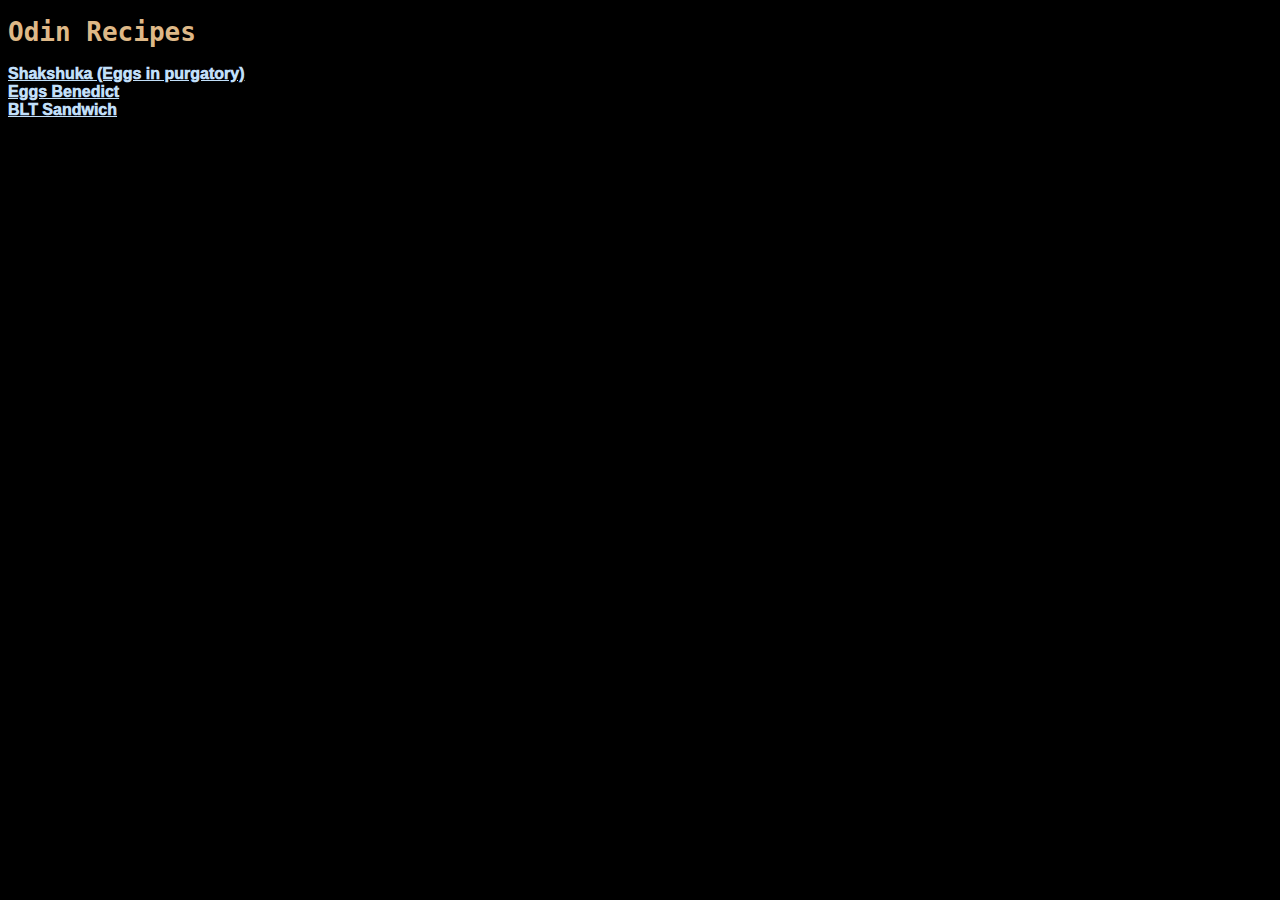
<file: index.html>
<!DOCTYPE html>
<html lang="en">
    <head>
        <link rel="stylesheet" href="styles.css">
        <meta charset="utf-8">
        <title>Odin's Recipes</title>
    </head>
    <body>
<h1>Odin Recipes</h1>
<li><a href="./Recipes/shakshuka.html">Shakshuka (Eggs in purgatory)</a></li>
<li><a href="./recipes/eggs-benedict.html">Eggs Benedict</a></li>
<li><a href="./recipes/blt-sandwich.html">BLT Sandwich</a></li>


    </ul>   
</html>
</file>
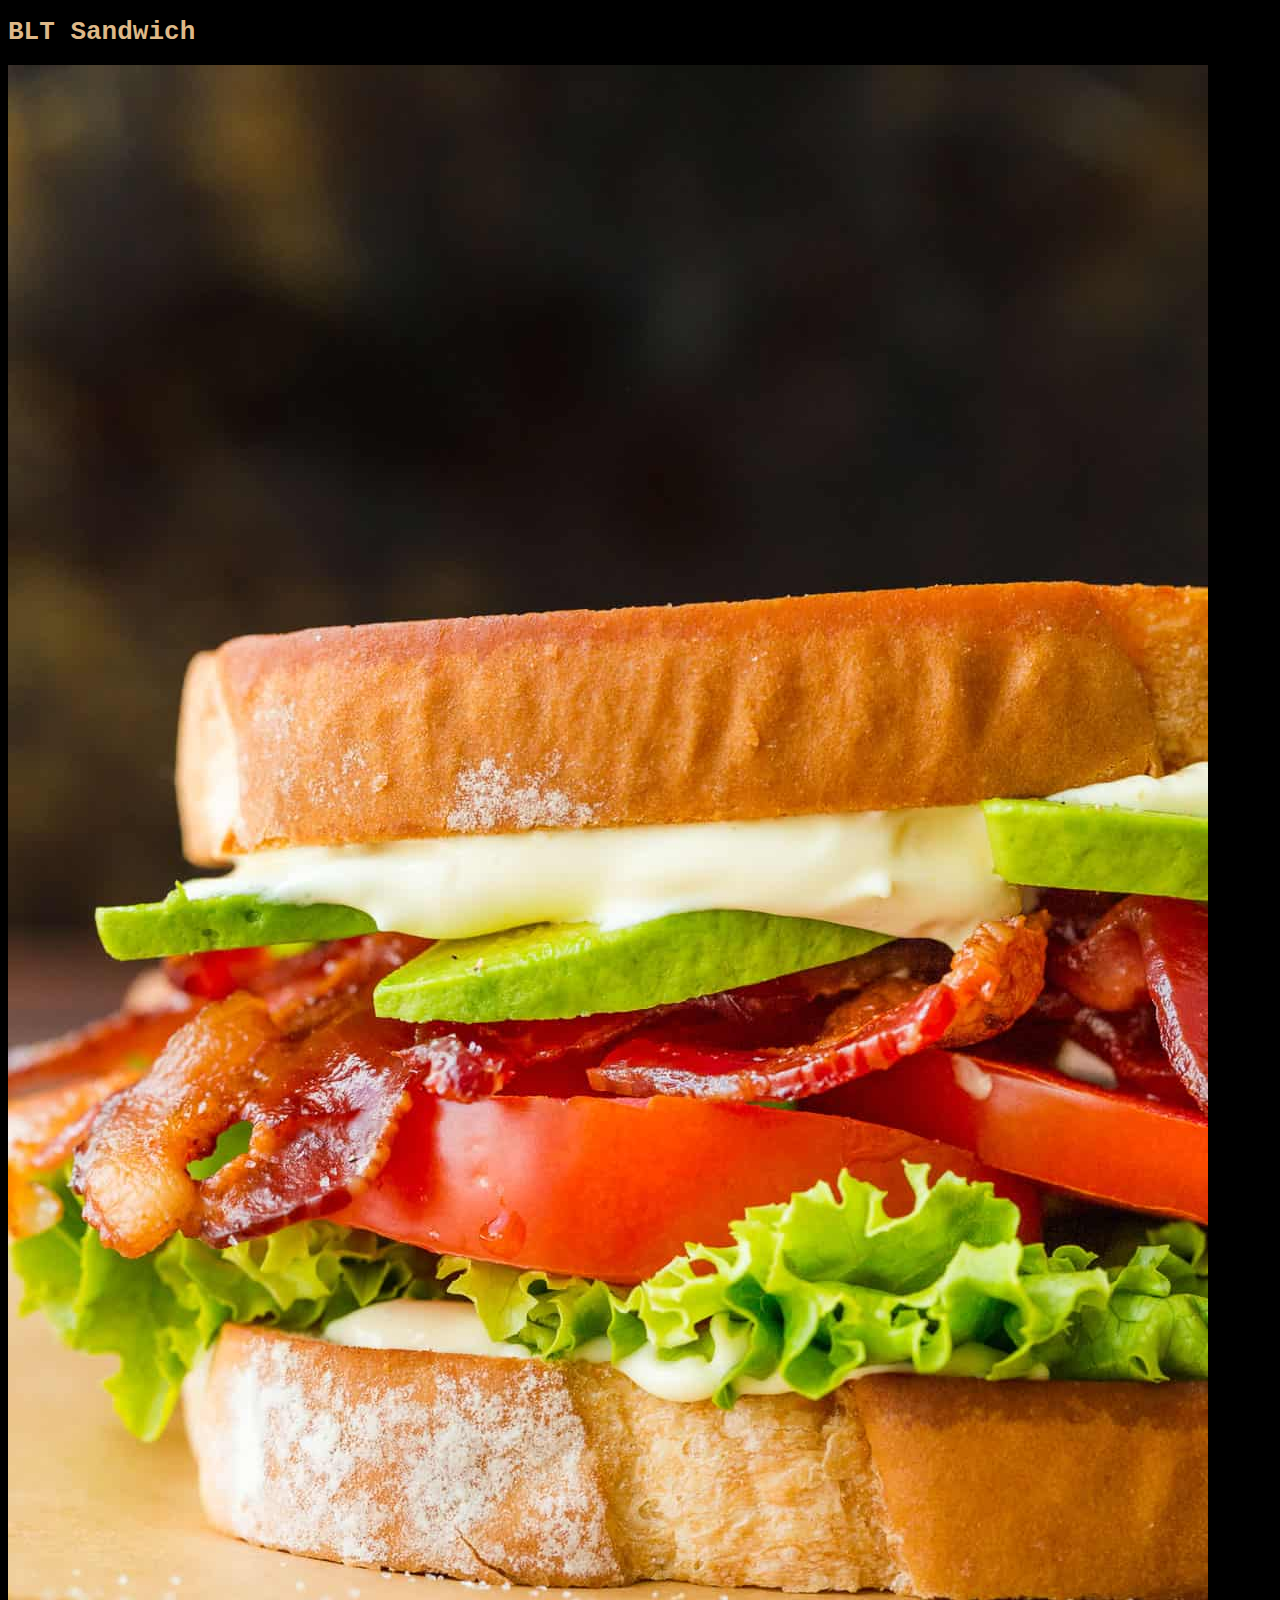
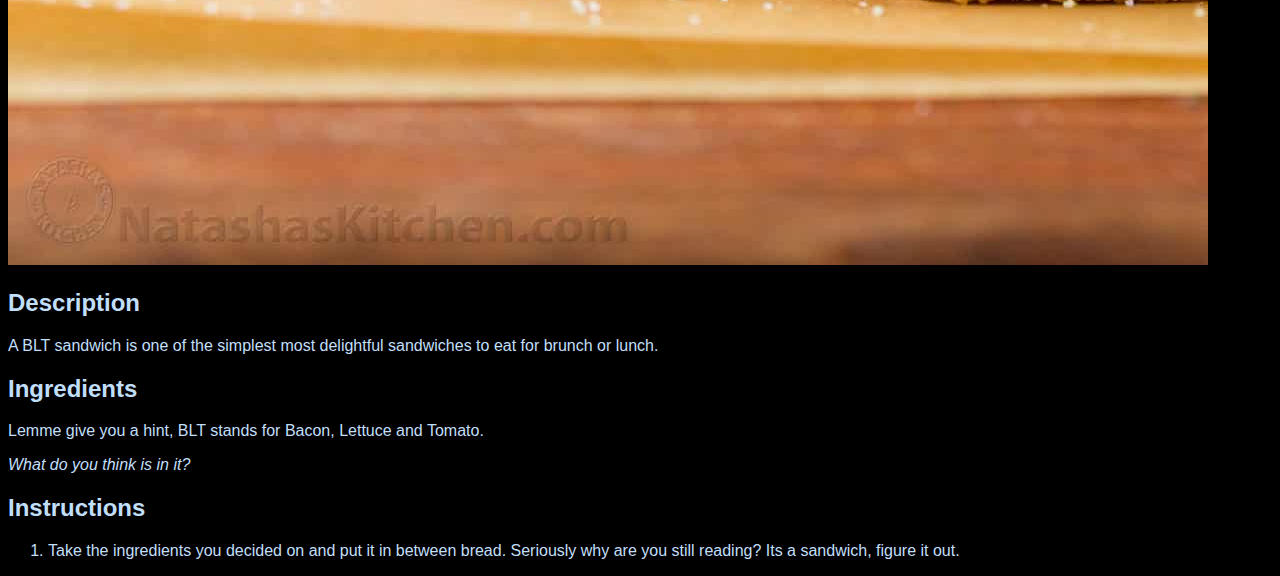
<file: recipes/blt-sandwich.html>
<!DOCTYPE html>
<html lang="en">
    <head>
        <meta charset="utf-8">
        <title>BLT Sandwich</title>
    </head>
    <link rel="stylesheet" href="../styles.css">
    <body>
        <li><h1>BLT Sandwich</h1></li>
        <li><img src="../images/BLT.jpg" alt="BLT"></li>
        <li><h2>Description</h2></li>
        <li><p>A BLT sandwich is one of the simplest most delightful sandwiches to eat for brunch or lunch.</p></li>
        <li><h2>Ingredients</h2></li>
        <li><p>Lemme give you a hint, BLT stands for Bacon, Lettuce and Tomato.</p></li>
        <li><em>What do you think is in it?</em></li>
        <li><h2>Instructions</h2></li>
        <ol><li>Take the ingredients you decided on and put it in between bread. Seriously why are you still reading? Its a sandwich, figure it out.</li>
        </ol>
    </body>
</html>
</file>
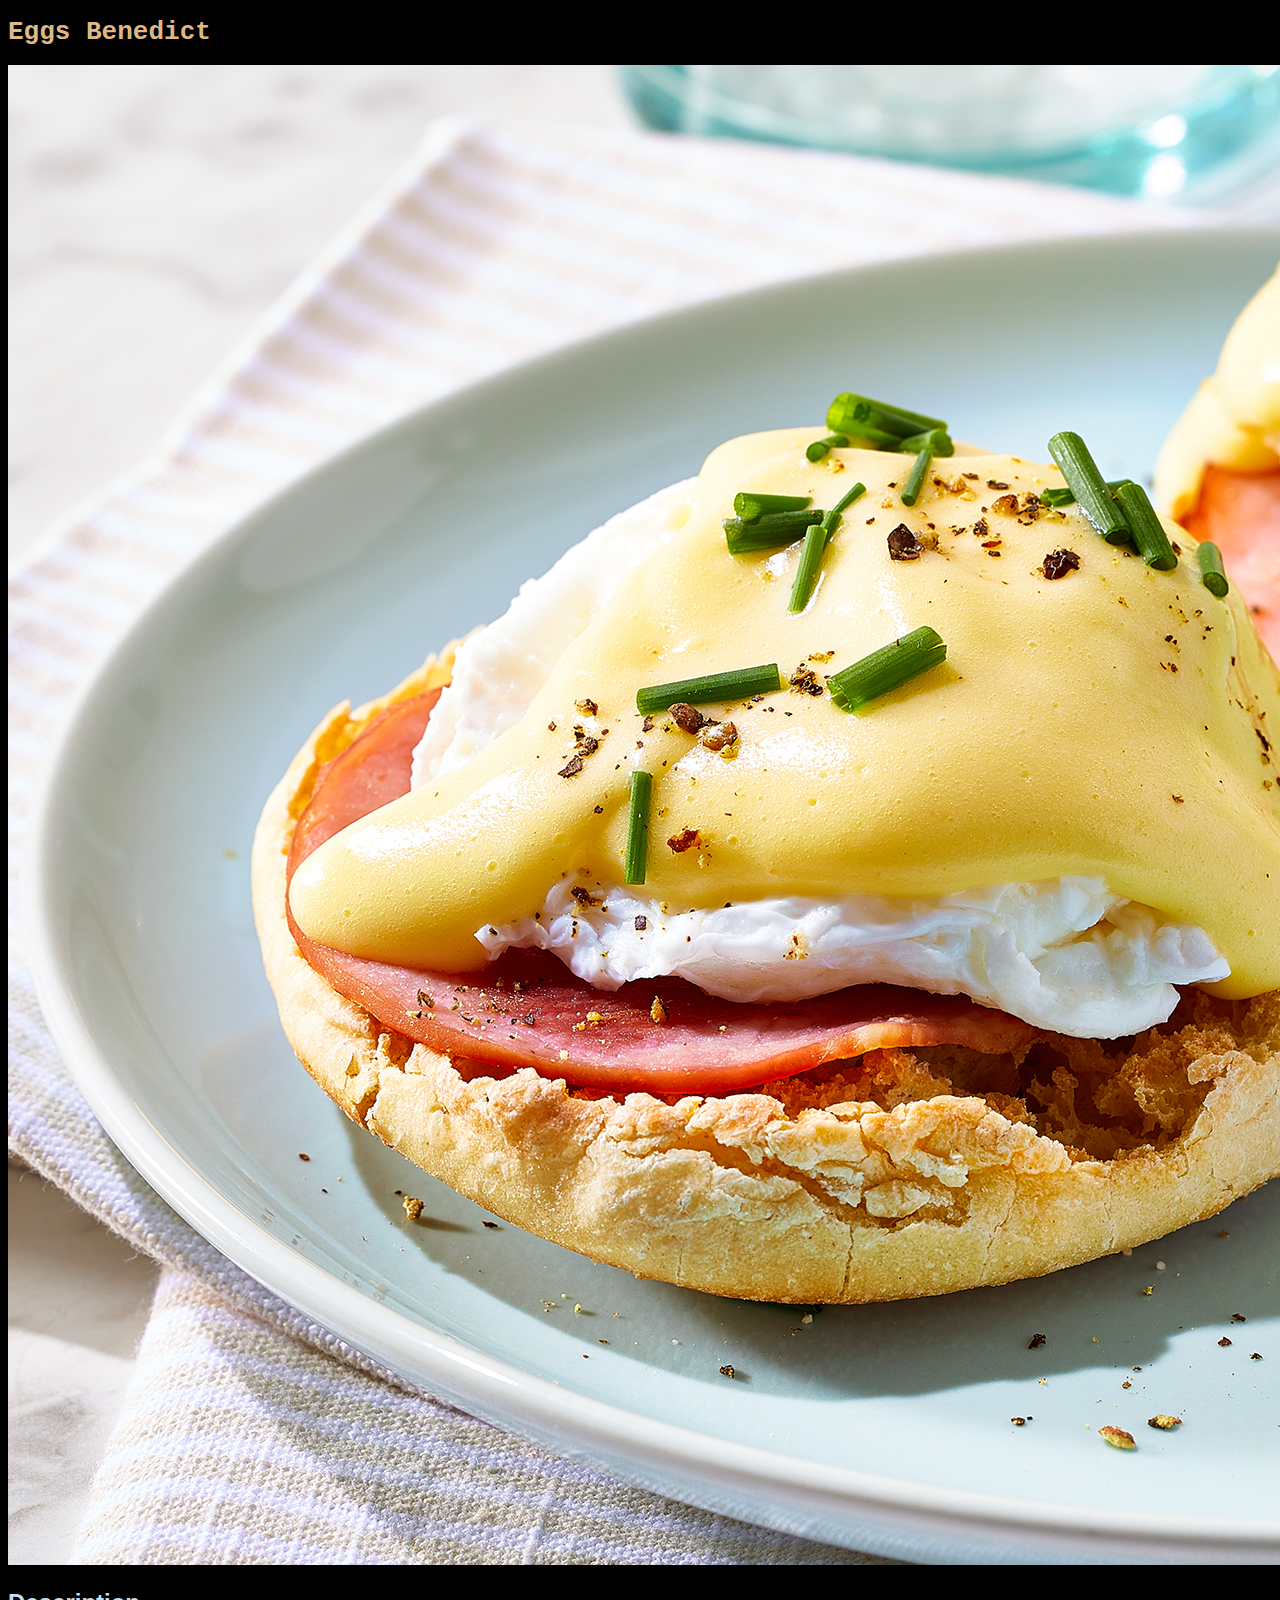
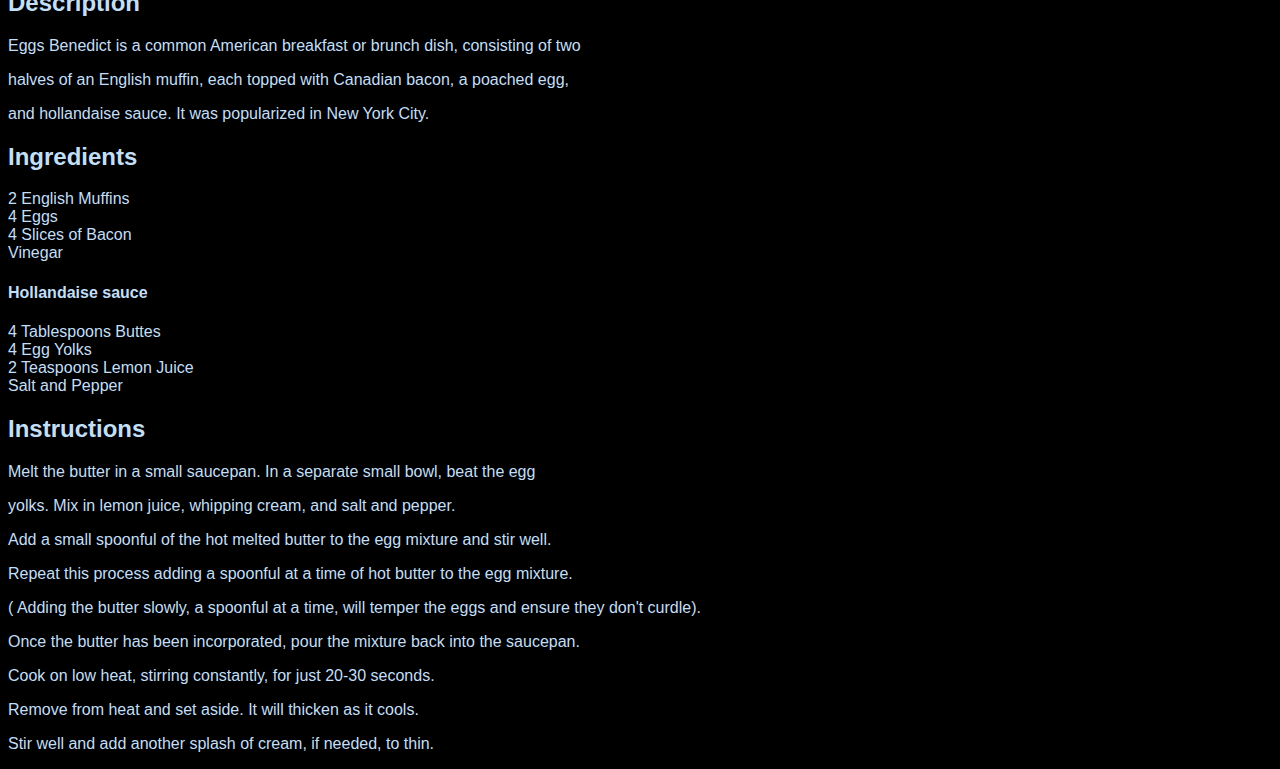
<file: recipes/eggs-benedict.html>
<!DOCTYPE html>
<html lang="en">
    <head>
        <meta charset="utf-8">
        <title>Eggs Benedict</title>
    </head>
    <link rel="stylesheet" href="../styles.css">
  <body>
   <li> <h1>Eggs Benedict</h1></li>
<li><img src="../images/eggs-benedict.jpg" alt="Eggs Benedict"></li>
<li><h2>Description</h2></li>
<li><p>Eggs Benedict is a common American breakfast or brunch dish, consisting of two</p>
    <p> halves of an English muffin, each topped with Canadian bacon, a poached egg,</p> 
     <p>and hollandaise sauce. It was popularized in New York City.</p></li>
<li><h2>Ingredients</h2></li>
<uo><li>2 English Muffins</li>
    <li>4 Eggs</li>
    <li>4 Slices of Bacon</li>
    <li>Vinegar</li></uo>
    <h4>Hollandaise sauce</h4>
    <uo><li>4 Tablespoons Buttes</li>
        <li>4 Egg Yolks</li>
        <li>2 Teaspoons Lemon Juice</li>
        <li>Salt and Pepper</li>
</uo>
<h2>Instructions</h2>
   <p> Melt the butter in a small saucepan. In a separate small bowl, beat the egg </p>
    <p>yolks. Mix in lemon juice, whipping cream, and salt and pepper.</p>
    <p>Add a small spoonful of the hot melted butter to the egg mixture and stir well.</p> 
    <p>Repeat this process adding a spoonful at a time of hot butter to the egg mixture.</p>
    <p>
        ( Adding the butter slowly, a spoonful at a time, will temper the eggs and ensure 
        they don't curdle).
    </p>
    <p>Once the butter has been incorporated, pour the mixture back into the saucepan.</p> 
    <p>Cook on low heat, stirring constantly, for just 20-30 seconds.</p> 
    <p>Remove from heat and set aside. It will thicken as it cools.</p>
    <p> Stir well and add another splash of cream, if needed, to thin.</p>
  </body>
</html>
</file>
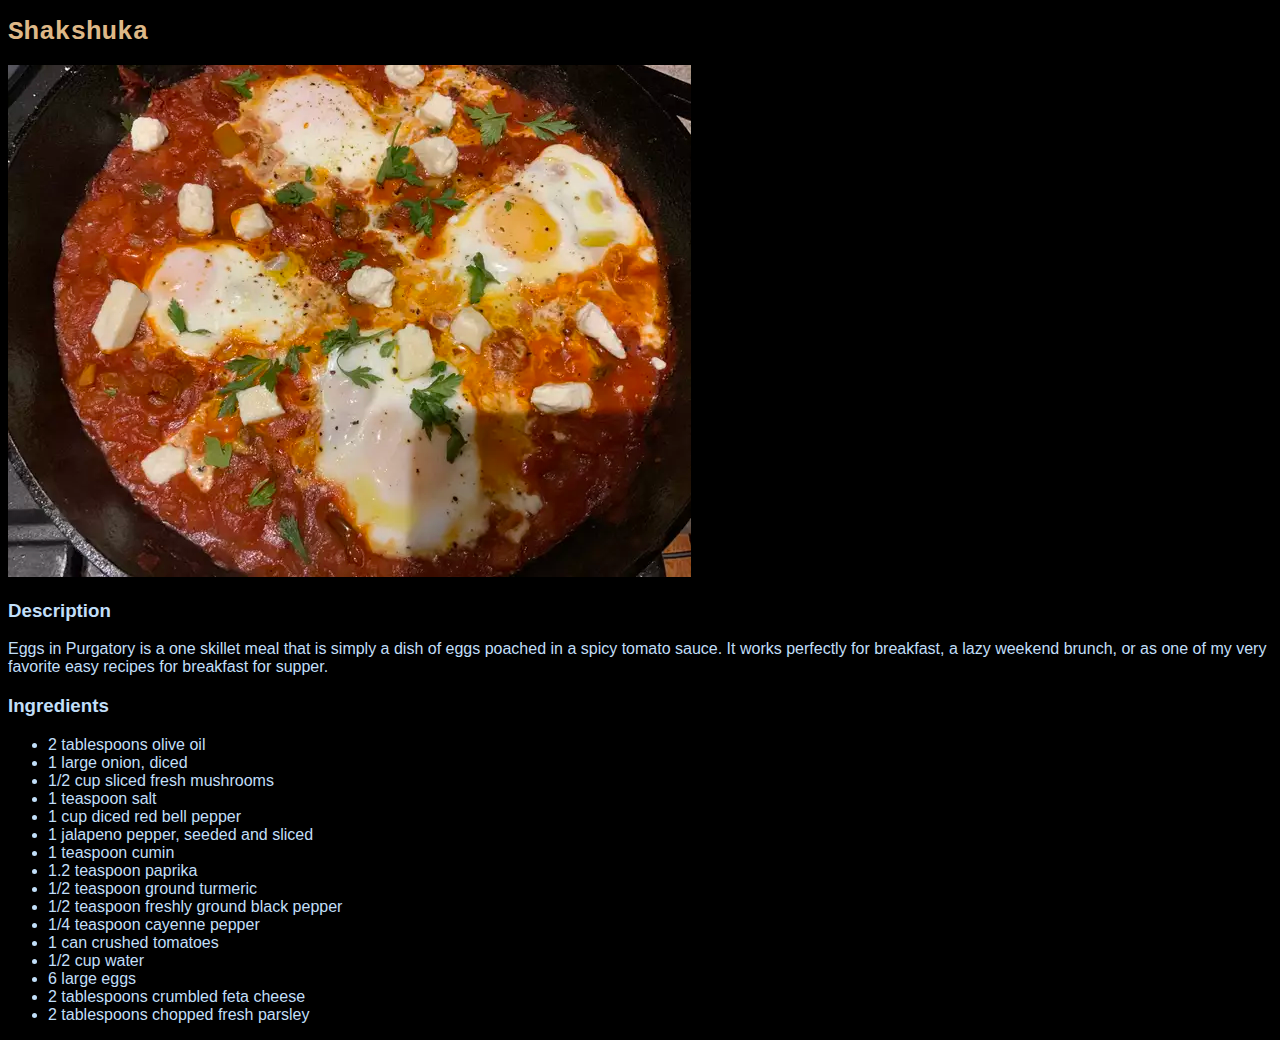
<file: recipes/shakshuka.html>
<!DOCTYPE html>
<html lang="en">
    <head>
        <meta charset="utf-8">
        <title>Odin's Recipes</title>
    </head>
    <link rel="stylesheet" href="../styles.css">
    <body>
        <h1>Shakshuka</h1>
        <p><img src="../images/shakshuka.jpg" alt="Shakshuka"></p>

<h3>Description</h3>
<p>Eggs in Purgatory is a one skillet meal that is simply a dish of eggs 
    poached in a spicy tomato sauce. It works perfectly for breakfast, a 
    lazy weekend brunch, or as one of my very favorite easy recipes for breakfast 
    for supper.</p>
    </body>
    <h3>Ingredients</h3>
    <ul>
        <li>2 tablespoons olive oil</li>
        <li>1 large onion, diced</li>
        <li>1/2 cup sliced fresh mushrooms</li>
        <li>1 teaspoon salt</li>
        <li>1 cup diced red bell pepper</li>
        <li>1 jalapeno pepper, seeded and sliced</li>
        <li>1 teaspoon cumin</li>
        <li>1.2 teaspoon paprika</li>
        <li>1/2 teaspoon ground turmeric</li>
        <li>1/2 teaspoon freshly ground black pepper</li>
        <li>1/4 teaspoon cayenne pepper</li>
        <li>1 can crushed tomatoes</li>
        <li>1/2 cup water</li>
        <li>6 large eggs</li>
        <li>2 tablespoons crumbled feta cheese</li>
        <li>2 tablespoons chopped fresh parsley</li>
    </body>
</html>
</file>
<file: styles.css>
* {
    font-family:'Trebuchet MS', 'Lucida Sans Unicode', 'Lucida Grande', 'Lucida Sans', Arial, sans-serif;
    background-color:black;
    color: rgb(193, 223, 249);
}

a {
    margin-left: auto;
    font-weight: 1000;
}

h1{
    color: burlywood;
    font-family:monospace;
}
</file>
